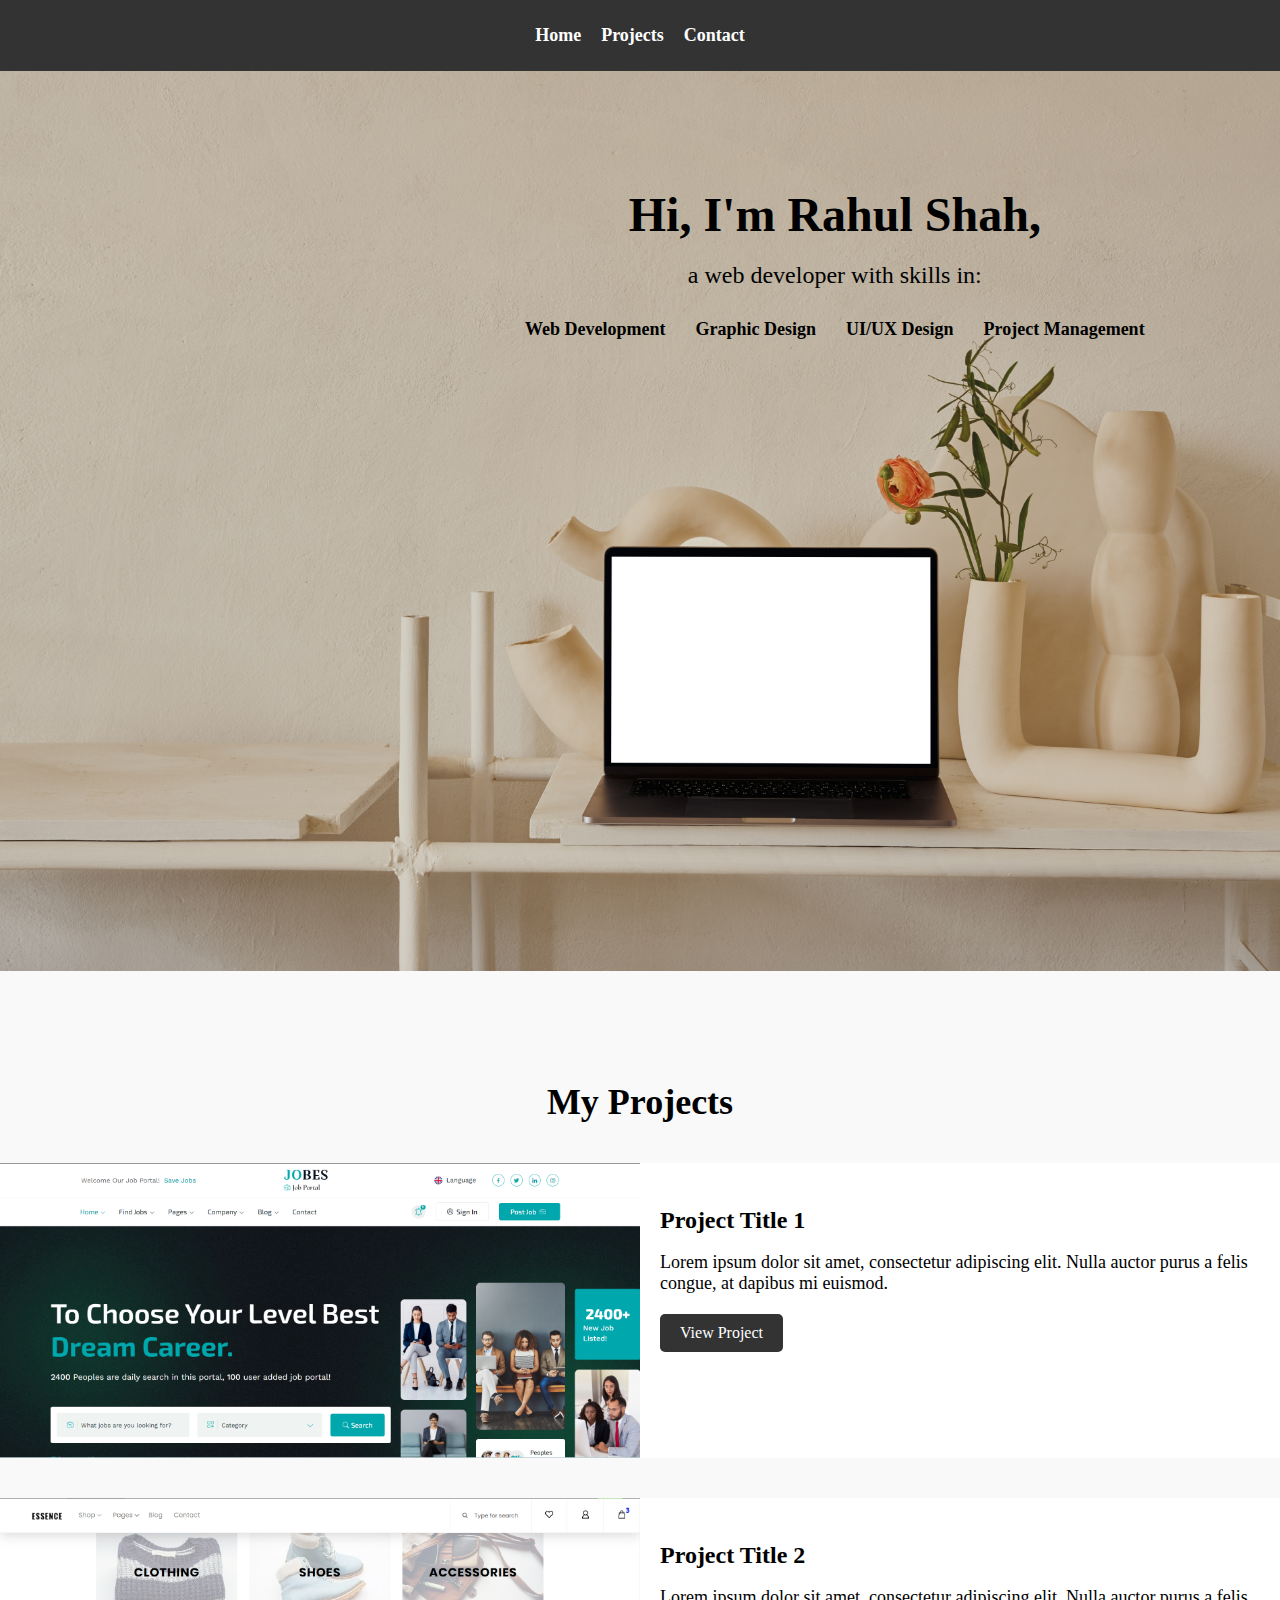
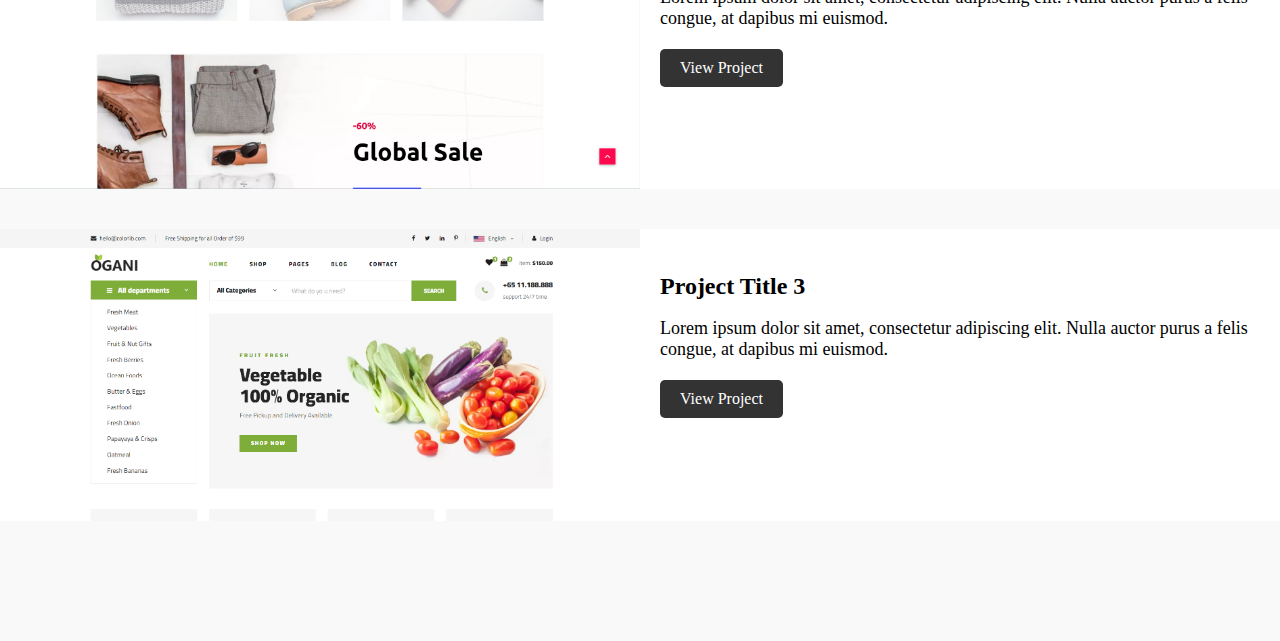
<file: index.html>
<!DOCTYPE html>
<html lang="en">
<head>
    <meta charset="UTF-8">
    <meta http-equiv="X-UA-Compatible" content="IE=edge">
    <meta name="viewport" content="width=device-width, initial-scale=1.0">
    <link rel="stylesheet" href="style.css">
    <title>Home</title>
</head>
<body>
    <nav class="navbar">
        <ul>
          <li><a href="index.html">Home</a></li>
          
          <li><a href="projects.html">Projects</a></li>
          <li><a href="contact.html">Contact</a></li>
        </ul>
      </nav>
      
      <section class="hero">
        <div class="container">
          <h1>Hi, I'm Rahul Shah,</h1>
          <h2>a web developer with skills in:</h2>
          <ul>
            <li>Web Development</li>
            <li>Graphic Design</li>
            <li>UI/UX Design</li>
            <li>Project Management</li>
          </ul>
        </div>
      </section>
      
      <section class="projects">
        <div class="container">
          <h2>My Projects</h2>
          <div class="project-card">
            <img src="image/project1.png" alt="Project Image">
            <div class="project-details">
              <h3>Project Title 1</h3>
              <p>Lorem ipsum dolor sit amet, consectetur adipiscing elit. Nulla auctor purus a felis congue, at dapibus mi euismod.</p>
              <a href="#">View Project</a>
            </div>
          </div>
          <div class="project-card">
            <img src="image/project 2.png" alt="Project Image">
            <div class="project-details">
              <h3>Project Title 2</h3>
              <p>Lorem ipsum dolor sit amet, consectetur adipiscing elit. Nulla auctor purus a felis congue, at dapibus mi euismod.</p>
              <a href="#">View Project</a>
            </div>
          </div>
          <div class="project-card">
            <img src="image/project 3.png" alt="Project Image">
            <div class="project-details">
              <h3>Project Title 3</h3>
              <p>Lorem ipsum dolor sit amet, consectetur adipiscing elit. Nulla auctor purus a felis congue, at dapibus mi euismod.</p>
              <a href="#">View Project</a>
            </div>
          </div>
        </div>
      </section>
      


</body>
</html>
</file>
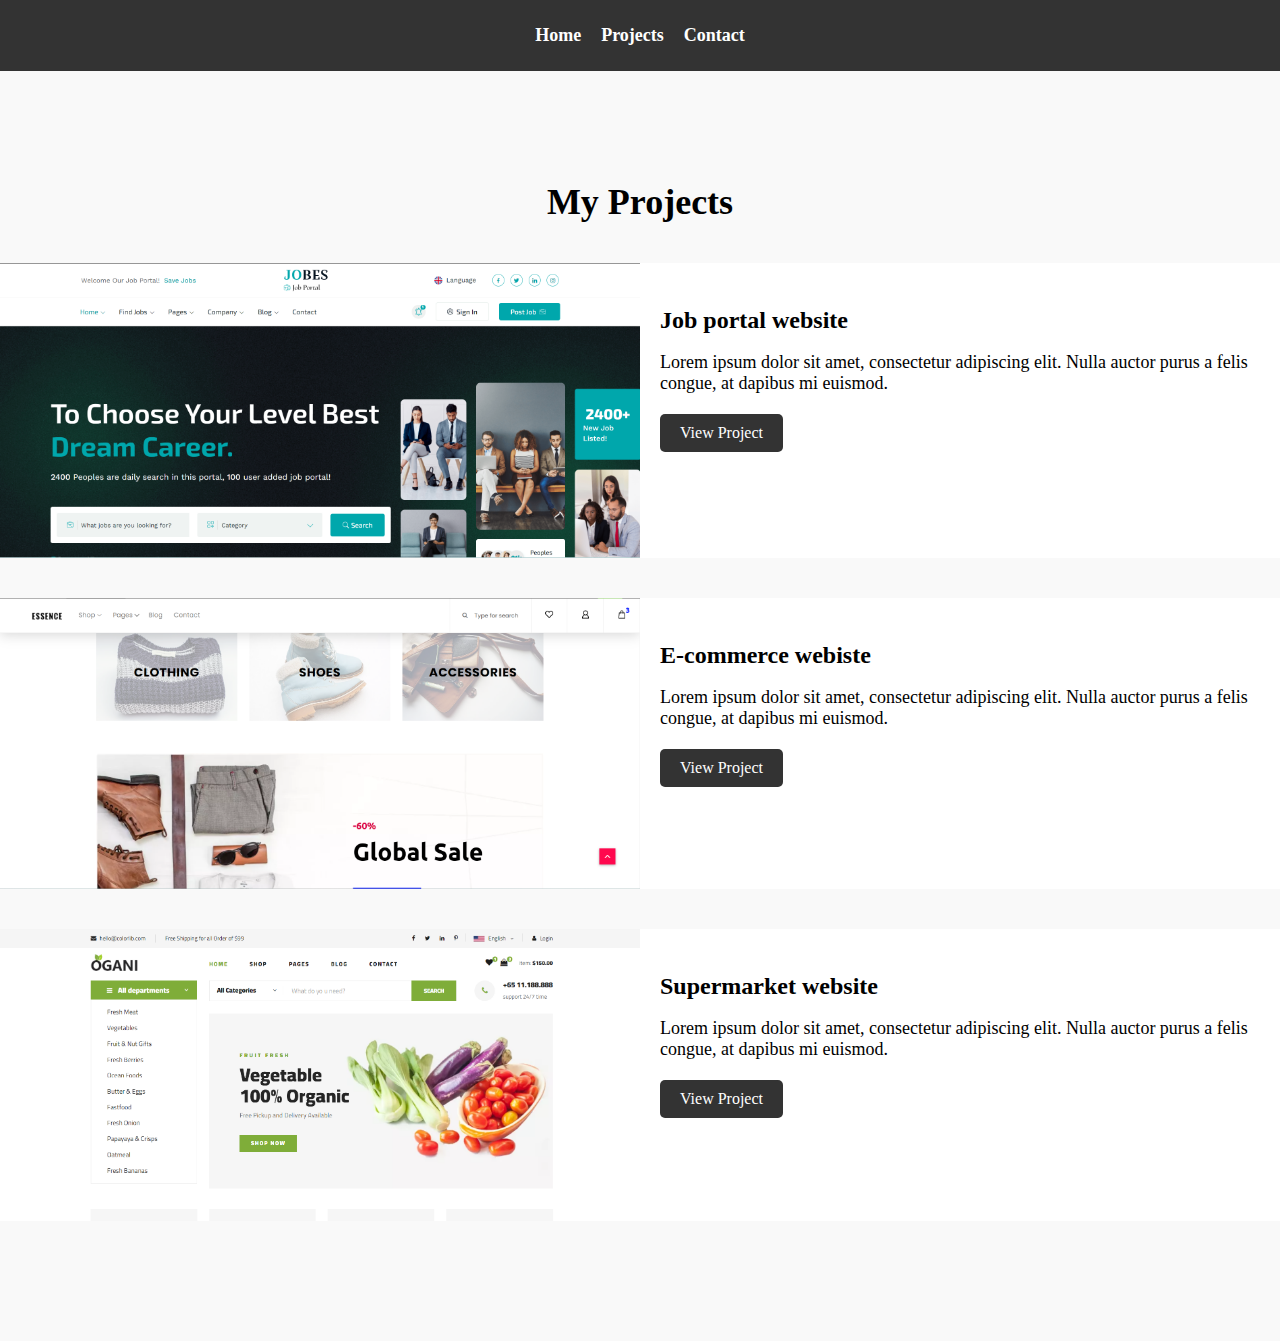
<file: projects.html>
<!DOCTYPE html>
<html lang="en">
<head>
    <meta charset="UTF-8">
    <meta http-equiv="X-UA-Compatible" content="IE=edge">
    <meta name="viewport" content="width=device-width, initial-scale=1.0">
    <link rel="stylesheet" href="style.css">
    <title>Home</title>
</head>
<body>
    <nav class="navbar">
        <ul>
          <li><a href="index.html">Home</a></li>
         
          <li><a href="projects.html">Projects</a></li>
          <li><a href="contact.html">Contact</a></li>
        </ul>
      </nav>
      
  
      <section class="projects">
        <div class="container">
          <h2>My Projects</h2>
          <div class="project-card">
            <img src="image/project1.png" alt="Project Image">
            <div class="project-details">
              <h3>Job portal website</h3>
              <p>Lorem ipsum dolor sit amet, consectetur adipiscing elit. Nulla auctor purus a felis congue, at dapibus mi euismod.</p>
              <a href="#">View Project</a>
            </div>
          </div>
          <div class="project-card">
            <img src="image/project 2.png" alt="Project Image">
            <div class="project-details">
              <h3>E-commerce webiste</h3>
              <p>Lorem ipsum dolor sit amet, consectetur adipiscing elit. Nulla auctor purus a felis congue, at dapibus mi euismod.</p>
              <a href="#">View Project</a>
            </div>
          </div>
          <div class="project-card">
            <img src="image/project 3.png" alt="Project Image">
            <div class="project-details">
              <h3>Supermarket website</h3>
              <p>Lorem ipsum dolor sit amet, consectetur adipiscing elit. Nulla auctor purus a felis congue, at dapibus mi euismod.</p>
              <a href="#">View Project</a>
            </div>
          </div>
        </div>
      </section>
      
      


</body>
</html>
</file>
<file: style.css>
body{
    margin: 0px;
    padding: 0px;
}

.navbar {
    background-color: #333;
    color: #fff;
    display: flex;
    justify-content: center;
    align-items: center;
    padding: 25px;
  }
  
  .navbar ul {
    list-style: none;
    margin: 0;
    padding: 0;
    display: flex;
  }
  
  .navbar li {
    margin-right: 20px;
  }
  
  .navbar li:last-child {
    margin-right: 0;
  }
  
  .navbar a {
    color: #fff;
    text-decoration: none;
    font-size: 18px;
    font-weight: bold;
    transition: color 0.3s;
  }
  
  .navbar a:hover {
    color: #f2f2f2;
  }
  
  
  .hero {
    background-image: url('/image/hero.jpg');
    background-size: cover;
    background-position: center;
    height: 100vh;
    display: flex;
    justify-content: center;
    align-items: center;
    text-align: center;
  }
  
  .hero .container {
    max-width: 800px;
    position: absolute;
    top: 155px;
    left: 525px;
  }
  
  .hero h1 {
    font-size: 48px;
    font-weight: bold;
    margin-bottom: 20px;
  }
  
  .hero h2 {
    font-size: 24px;
    font-weight: normal;
    margin-bottom: 30px;
  }
  
  .hero ul {
    list-style: none;
    margin: 0;
    padding: 0;
    display: flex;
    justify-content: center;
  }
  
  .hero li {
    margin-right: 30px;
    font-size: 18px;
    font-weight: bold;
    color: #000000;
  }
  
  .hero li:last-child {
    margin-right: 0;
  }
  
  @media only screen and (max-width: 768px) {
    .hero {
      height: auto;
    }
    
    .hero h1 {
      font-size: 36px;
    }
    
    .hero h2 {
      font-size: 20px;
    }
    
    .hero ul {
      flex-wrap: wrap;
    }
    
    .hero li {
      margin-right: 10px;
      margin-bottom: 10px;
      font-size: 16px;
    }
  }
  

  .projects {
    background-color: #f9f9f9;
    padding: 80px 0;
  }
  
  .projects h2 {
    font-size: 36px;
    font-weight: bold;
    margin-bottom: 40px;
    text-align: center;
  }
  
  .project-card {
    display: flex;
    margin-bottom: 40px;
  }
  
  .project-card img {
    width: 50%;
    object-fit: cover;
  }
  
  .project-details {
    background-color: #fff;
    padding: 20px;
    width: 50%;
  }
  
  .project-details h3 {
    font-size: 24px;
    font-weight: bold;
    margin-bottom: 10px;
  }
  
  .project-details p {
    font-size: 18px;
    margin-bottom: 20px;
  }
  
  .project-details a {
    display: inline-block;
    background-color: #333;
    color: #fff;
    padding: 10px 20px;
    border-radius: 5px;
    text-decoration: none;
    transition: background-color 0.3s;
  }
  
  .project-details a:hover {
    background-color: #555;
  }
</file>
